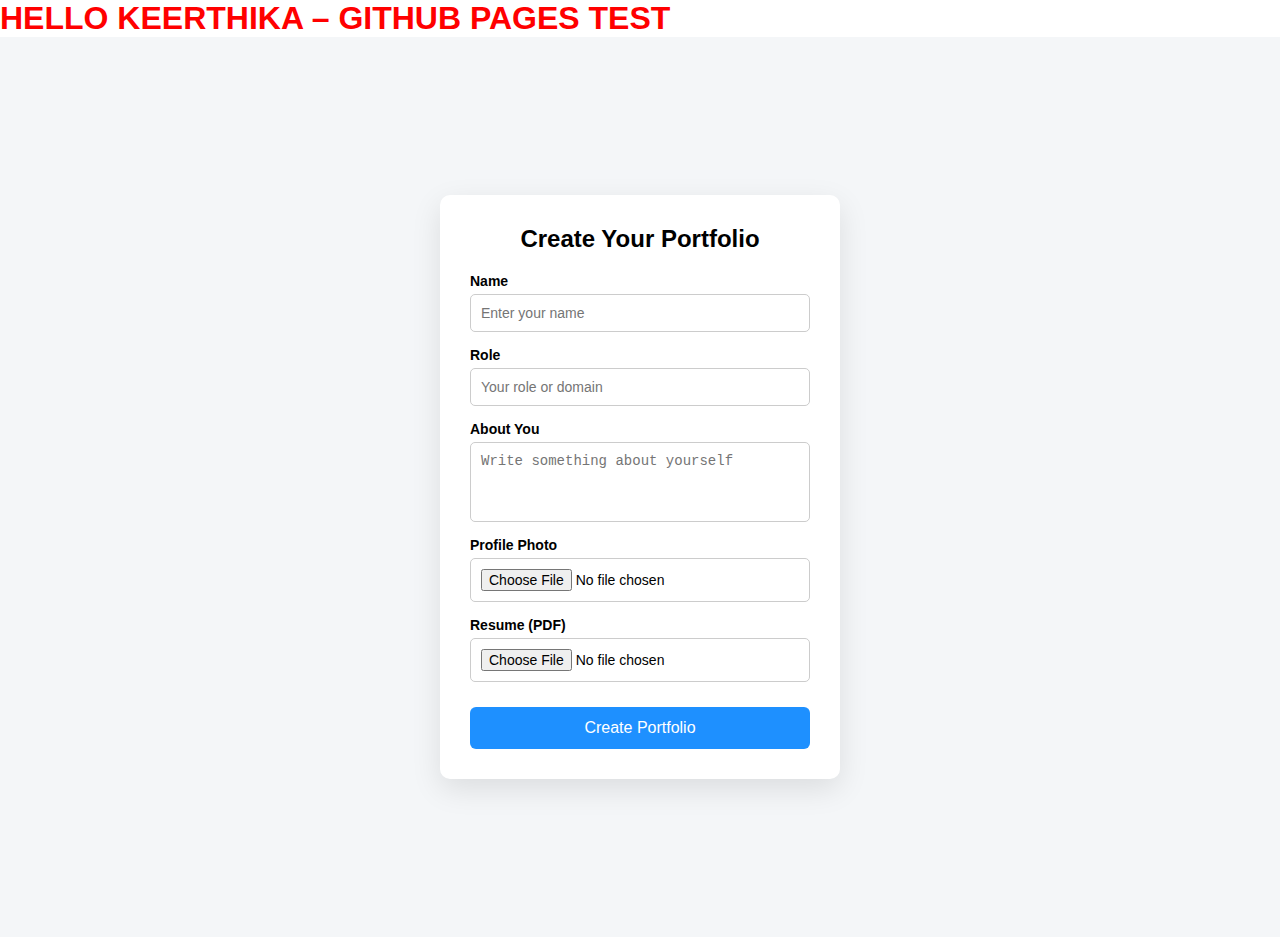
<file: Portfolio/index.html>
<h1 style="color:red;">HELLO KEERTHIKA – GITHUB PAGES TEST</h1>
<!DOCTYPE html>
<html>
<head>
    <title>Dynamic Portfolio</title>
    <link rel="stylesheet" href="style.css">
</head>
<body>

<!-- FORM -->
<div id="formSection">
    <div class="form-card">
        <h2>Create Your Portfolio</h2>

        <label>Name</label>
        <input type="text" id="name" placeholder="Enter your name">

        <label>Role</label>
        <input type="text" id="role" placeholder="Your role or domain">

        <label>About You</label>
        <textarea id="about" placeholder="Write something about yourself"></textarea>

        <label>Profile Photo</label>
        <input type="file" id="photo" accept="image/*">

        <label>Resume (PDF)</label>
        <input type="file" id="resume" accept=".pdf">

        <button type="button" onclick="createPortfolio()">Create Portfolio</button>
    </div>
</div>


<!-- PORTFOLIO -->
<div id="portfolioSection" style="display:none;">

    <div class="hero">
        <div class="hero-text">
            <h1 id="pName"></h1>
            <p id="pRole"></p>
            <button class="btn">Hire Me</button>
        </div>

        <div class="hero-photo">
            <img id="pPhoto">
        </div>
    </div>

    <div class="about">
        <h2>ABOUT ME</h2>
        <p id="pAbout"></p>
        <a id="resumeLink" download>
            <button class="btn">Download Resume</button>
        </a>
    </div>

</div>

<script src="script.js"></script>
</body>
</html>
</file>
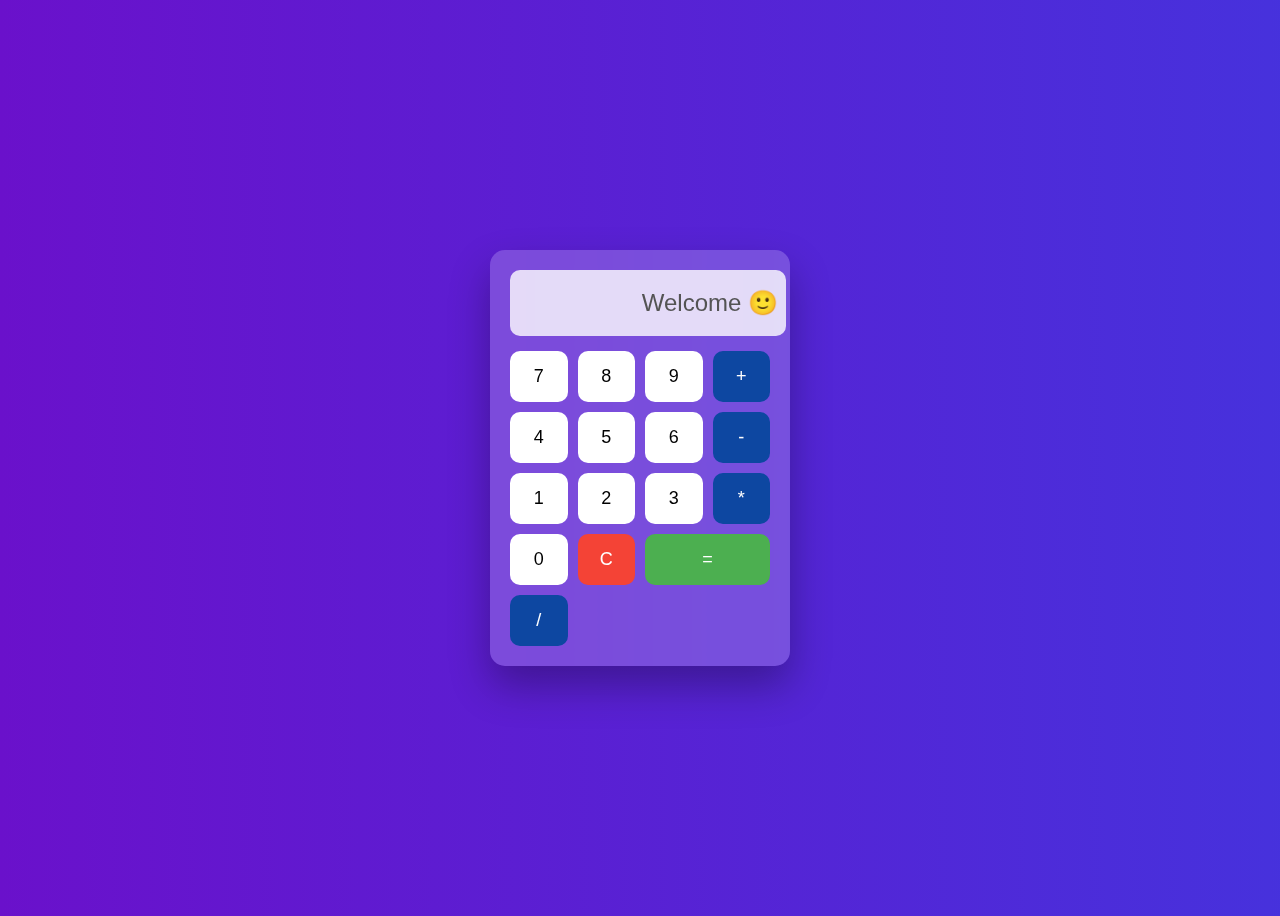
<file: Calculator/calculator.html>
<!DOCTYPE html>
<html lang="en">
<head>
<meta charset="UTF-8">
<title>Animated Calculator</title>

<style>
    body {
        display: flex;
        justify-content: center;
        align-items: center;
        height: 100vh;
        background: linear-gradient(270deg, #00c6ff, #0072ff, #6a11cb);
        background-size: 600% 600%;
        animation: bgMove 10s ease infinite;
        font-family: Arial;
    }

    @keyframes bgMove {
        0% {background-position: 0% 50%;}
        50% {background-position: 100% 50%;}
        100% {background-position: 0% 50%;}
    }

    .calculator {
        background: rgba(255, 255, 255, 0.2);
        backdrop-filter: blur(15px);
        padding: 20px;
        border-radius: 15px;
        width: 260px;
        box-shadow: 0 20px 40px rgba(0,0,0,0.3);
        animation: pop 0.6s ease;
    }

    @keyframes pop {
        from {transform: scale(0.8); opacity: 0;}
        to {transform: scale(1); opacity: 1;}
    }

    #display {
        width: 100%;
        height: 50px;
        font-size: 24px;
        text-align: right;
        margin-bottom: 15px;
        padding: 8px;
        border: none;
        border-radius: 10px;
        background: rgba(255,255,255,0.8);
    }

    .buttons {
        display: grid;
        grid-template-columns: repeat(4, 1fr);
        gap: 10px;
    }

    button {
        padding: 15px;
        font-size: 18px;
        border: none;
        border-radius: 10px;
        cursor: pointer;
        transition: all 0.2s ease;
    }

    button:hover {
        transform: translateY(-3px);
        box-shadow: 0 5px 15px rgba(0,0,0,0.3);
    }

    button:active {
        transform: scale(0.95);
    }

    .operator {
        background: #0d47a1;
        color: white;
    }

    .equals {
        background: #4caf50;
        color: white;
        grid-column: span 2;
    }

    .clear {
        background: #f44336;
        color: white;
    }

    .number {
        background: white;
    }
</style>
</head>

<body>

<div class="calculator">
    <input type="text" id="display" disabled>

    <div class="buttons">
        <button class="number">7</button>
        <button class="number">8</button>
        <button class="number">9</button>
        <button class="operator">+</button>

        <button class="number">4</button>
        <button class="number">5</button>
        <button class="number">6</button>
        <button class="operator">-</button>

        <button class="number">1</button>
        <button class="number">2</button>
        <button class="number">3</button>
        <button class="operator">*</button>

        <button class="number">0</button>
        <button class="clear">C</button>
        <button class="equals">=</button>
        <button class="operator">/</button>
    </div>
</div>

<script>
    let display = document.getElementById("display");
    display.value = "Welcome 🙂";

    let buttons = document.querySelectorAll("button");
    let currentInput = "";

    buttons.forEach(button => {
        button.addEventListener("click", () => {
            let value = button.textContent;

            display.classList.add("flash");
            setTimeout(() => display.classList.remove("flash"), 150);

            if (value === "C") {
                currentInput = "";
                display.value = "";
            }
            else if (value === "=") {
                try {
                    currentInput = eval(currentInput);
                    display.value = currentInput;
                } catch {
                    display.value = "Error";
                    currentInput = "";
                }
            }
            else {
                currentInput += value;
                display.value = currentInput;
            }
        });
    });
</script>

</body>
</html>
</file>
<file: Portfolio/style.css>
* {
    margin: 0;
    padding: 0;
    box-sizing: border-box;
}

body {
    font-family: Arial, sans-serif;
}

/* FORM */
#formSection {
    padding: 40px;
}

/* HERO */
.hero {
    display: flex;
    justify-content: space-between;
    align-items: center;
    padding: 80px;
    background: #555;
    color: white;
}

.hero-text {
    width: 55%;
}

.hero-text h1 {
    font-size: 40px;
    margin-bottom: 10px;
}

.hero-text p {
    font-size: 18px;
    margin-bottom: 20px;
}

.hero-photo {
    width: 45%;
    display: flex;
    justify-content: center;
}

.hero-photo img {
    width: 280px;
    height: 280px;
    object-fit: cover;
    border-radius: 50%;
    border: 6px solid white;
}

/* ABOUT */
.about {
    padding: 80px;
}

.about h2 {
    margin-bottom: 15px;
}

.about p {
    margin-bottom: 20px;
    line-height: 1.6;
}

.btn {
    background: #1e90ff;
    color: white;
    padding: 10px 25px;
    border: none;
    border-radius: 5px;
    cursor: pointer;
}
.btn:hover {
    background: #b8cce6;
}
#formSection {
    min-height: 100vh;
    display: flex;
    justify-content: center;
    align-items: center;
    background: #f4f6f8;
}

.form-card {
    width: 400px;
    background: white;
    padding: 30px;
    border-radius: 10px;
    box-shadow: 0 10px 30px rgba(0,0,0,0.1);
}

.form-card h2 {
    text-align: center;
    margin-bottom: 20px;
}

.form-card label {
    display: block;
    margin-top: 15px;
    font-weight: bold;
    font-size: 14px;
}

.form-card input,
.form-card textarea {
    width: 100%;
    padding: 10px;
    margin-top: 5px;
    border-radius: 5px;
    border: 1px solid #ccc;
    font-size: 14px;
}

.form-card textarea {
    resize: none;
    height: 80px;
}

.form-card button {
    width: 100%;
    margin-top: 25px;
    padding: 12px;
    background: #1e90ff;
    color: white;
    border: none;
    border-radius: 6px;
    font-size: 16px;
    cursor: pointer;
}

.form-card button:hover {
    background: #187bcd;
}
</file>
